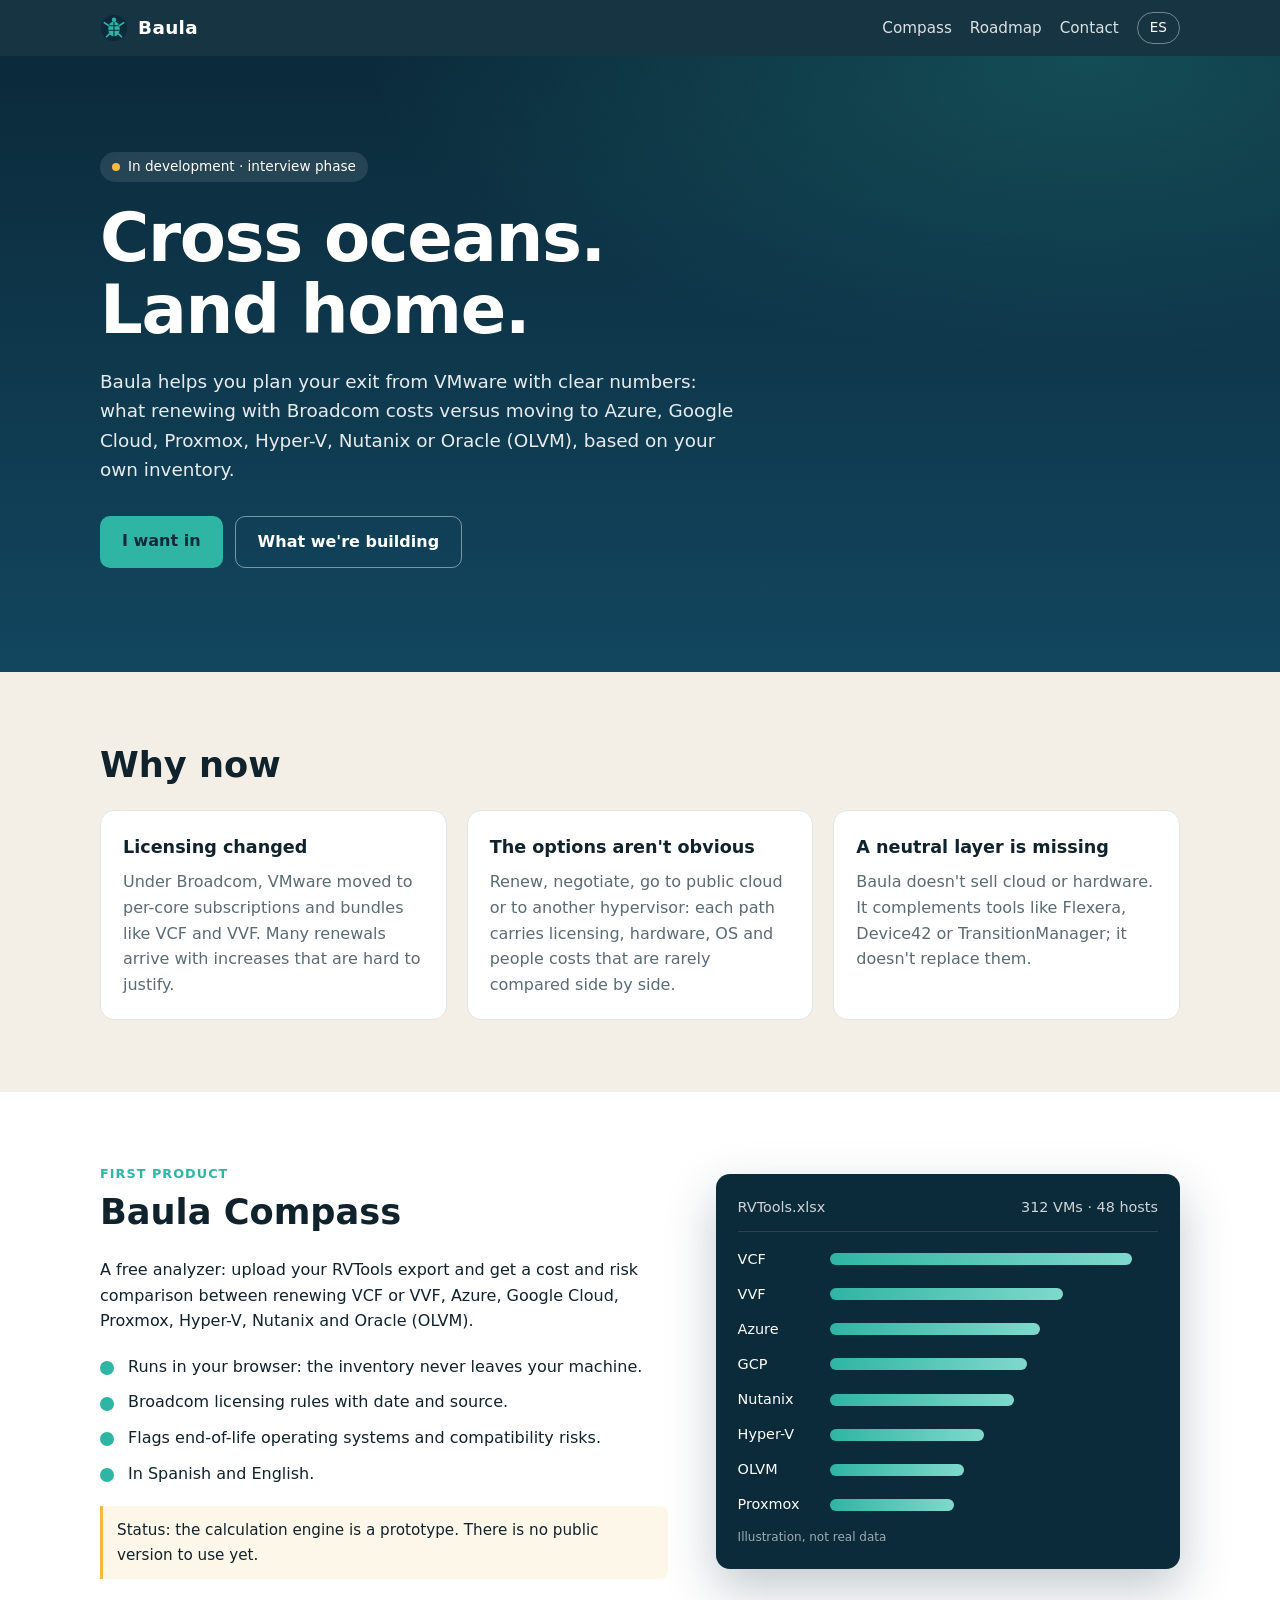
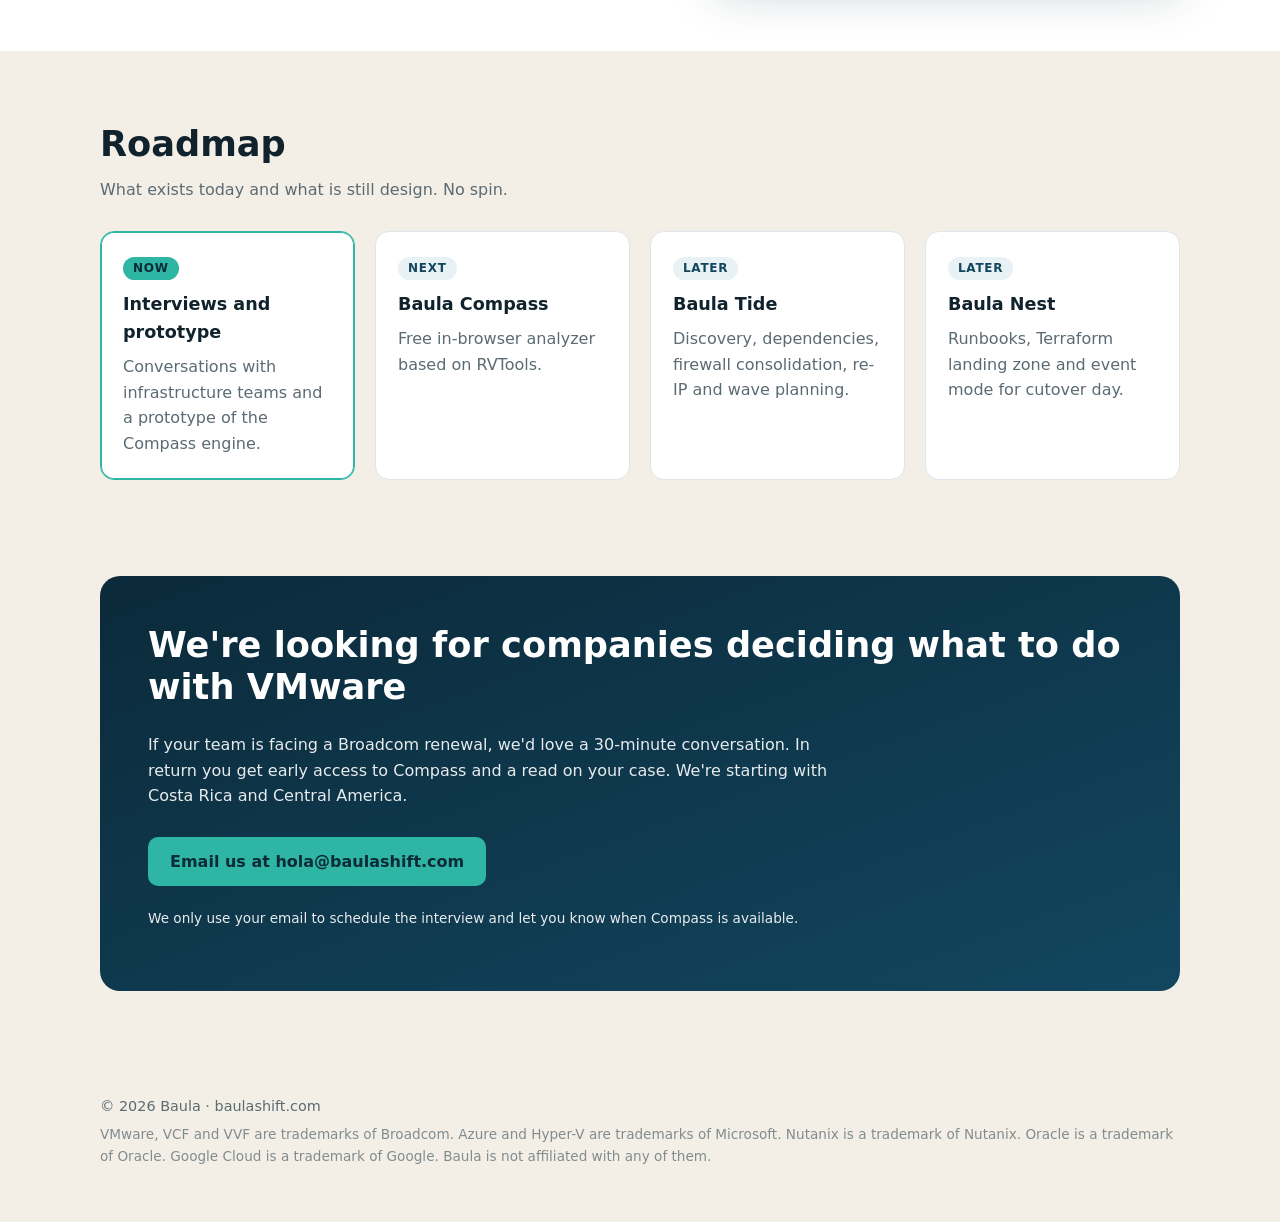
<file: web/index.html>
<!doctype html>
<html lang="es" data-lang="es">
<head>
  <meta charset="utf-8">
  <meta name="viewport" content="width=device-width, initial-scale=1">
  <title>Baula · Planificá tu salida de VMware</title>
  <meta name="description" content="Baula es una herramienta open core, en desarrollo, para planificar la salida de VMware: comparar renovar con Broadcom contra Azure, GCP, Proxmox, Hyper-V, Nutanix y Oracle (OLVM) a partir de un export de RVTools.">
  <meta property="og:title" content="Baula · Cruza océanos. Llega a casa.">
  <meta property="og:description" content="Planificación neutral de la salida de VMware. En desarrollo; buscamos empresas para entrevistas.">
  <meta property="og:type" content="website">
  <meta property="og:url" content="https://baulashift.com/">
  <meta name="theme-color" content="#0b2a3a">
  <link rel="icon" href="favicon.svg" type="image/svg+xml">
  <link rel="stylesheet" href="styles.css">
</head>
<body>
  <header class="topbar">
    <a class="brand" href="#top" aria-label="Baula">
      <img src="favicon.svg" alt="" width="28" height="28">
      <span>Baula</span>
    </a>
    <nav>
      <a href="#compass"><span data-es>Compass</span><span data-en>Compass</span></a>
      <a href="#roadmap"><span data-es>Hoja de ruta</span><span data-en>Roadmap</span></a>
      <a href="#contacto"><span data-es>Contacto</span><span data-en>Contact</span></a>
      <button class="lang" type="button" id="lang-toggle" aria-label="Cambiar idioma / Switch language">EN</button>
    </nav>
  </header>

  <main id="top">
    <section class="hero">
      <p class="status"><span class="dot"></span>
        <span data-es>En desarrollo · fase de entrevistas</span>
        <span data-en>In development · interview phase</span>
      </p>
      <h1>
        <span data-es>Cruza océanos.<br>Llega a casa.</span>
        <span data-en>Cross oceans.<br>Land home.</span>
      </h1>
      <p class="lead">
        <span data-es>Baula ayuda a planificar la salida de VMware con números claros: cuánto cuesta renovar con Broadcom frente a moverse a Azure, Google Cloud, Proxmox, Hyper-V, Nutanix u Oracle (OLVM), a partir de tu propio inventario.</span>
        <span data-en>Baula helps you plan your exit from VMware with clear numbers: what renewing with Broadcom costs versus moving to Azure, Google Cloud, Proxmox, Hyper-V, Nutanix or Oracle (OLVM), based on your own inventory.</span>
      </p>
      <div class="actions">
        <a class="btn primary" href="#contacto">
          <span data-es>Quiero participar</span><span data-en>I want in</span>
        </a>
        <a class="btn ghost" href="#compass">
          <span data-es>Qué estamos construyendo</span><span data-en>What we're building</span>
        </a>
      </div>
    </section>

    <section class="why">
      <h2>
        <span data-es>Por qué ahora</span>
        <span data-en>Why now</span>
      </h2>
      <div class="grid three">
        <article>
          <h3><span data-es>El licenciamiento cambió</span><span data-en>Licensing changed</span></h3>
          <p>
            <span data-es>Con Broadcom, VMware pasó a suscripción por núcleo y a paquetes como VCF y VVF. Muchas renovaciones llegan con aumentos difíciles de justificar.</span>
            <span data-en>Under Broadcom, VMware moved to per-core subscriptions and bundles like VCF and VVF. Many renewals arrive with increases that are hard to justify.</span>
          </p>
        </article>
        <article>
          <h3><span data-es>Las opciones no son obvias</span><span data-en>The options aren't obvious</span></h3>
          <p>
            <span data-es>Renovar, negociar, ir a la nube pública o a otro hipervisor: cada camino tiene costos de licencias, hardware, sistemas operativos y personas que rara vez se comparan lado a lado.</span>
            <span data-en>Renew, negotiate, go to public cloud or to another hypervisor: each path carries licensing, hardware, OS and people costs that are rarely compared side by side.</span>
          </p>
        </article>
        <article>
          <h3><span data-es>Falta una capa neutral</span><span data-en>A neutral layer is missing</span></h3>
          <p>
            <span data-es>Baula no vende nube ni hardware. Complementa herramientas como Flexera, Device42 o TransitionManager; no las reemplaza.</span>
            <span data-en>Baula doesn't sell cloud or hardware. It complements tools like Flexera, Device42 or TransitionManager; it doesn't replace them.</span>
          </p>
        </article>
      </div>
    </section>

    <section class="compass" id="compass">
      <div class="split">
        <div>
          <p class="eyebrow"><span data-es>Primer producto</span><span data-en>First product</span></p>
          <h2>Baula Compass</h2>
          <p>
            <span data-es>Un analizador gratuito: subís el export de RVTools y obtenés una comparación de costos y riesgos entre renovar VCF o VVF, Azure, Google Cloud, Proxmox, Hyper-V, Nutanix y Oracle (OLVM).</span>
            <span data-en>A free analyzer: upload your RVTools export and get a cost and risk comparison between renewing VCF or VVF, Azure, Google Cloud, Proxmox, Hyper-V, Nutanix and Oracle (OLVM).</span>
          </p>
          <ul class="checks">
            <li><span data-es>Corre en tu navegador: el inventario no sale de tu equipo.</span><span data-en>Runs in your browser: the inventory never leaves your machine.</span></li>
            <li><span data-es>Reglas de licenciamiento de Broadcom con fecha y fuente.</span><span data-en>Broadcom licensing rules with date and source.</span></li>
            <li><span data-es>Señala sistemas operativos fuera de soporte y riesgos de compatibilidad.</span><span data-en>Flags end-of-life operating systems and compatibility risks.</span></li>
            <li><span data-es>En español y en inglés.</span><span data-en>In Spanish and English.</span></li>
          </ul>
          <p class="note">
            <span data-es>Estado: el motor de cálculo está en prototipo. Todavía no hay una versión pública para usar.</span>
            <span data-en>Status: the calculation engine is a prototype. There is no public version to use yet.</span>
          </p>
        </div>
        <div class="mock" aria-hidden="true">
          <div class="mock-row head"><span>RVTools.xlsx</span><span>312 VMs · 48 hosts</span></div>
          <div class="mock-row"><span>VCF</span><i style="--w:92%"></i></div>
          <div class="mock-row"><span>VVF</span><i style="--w:71%"></i></div>
          <div class="mock-row"><span>Azure</span><i style="--w:64%"></i></div>
          <div class="mock-row"><span>GCP</span><i style="--w:60%"></i></div>
          <div class="mock-row"><span>Nutanix</span><i style="--w:56%"></i></div>
          <div class="mock-row"><span>Hyper-V</span><i style="--w:47%"></i></div>
          <div class="mock-row"><span>OLVM</span><i style="--w:41%"></i></div>
          <div class="mock-row"><span>Proxmox</span><i style="--w:38%"></i></div>
          <p class="mock-cap"><span data-es>Ilustración, no datos reales</span><span data-en>Illustration, not real data</span></p>
        </div>
      </div>
    </section>

    <section class="roadmap" id="roadmap">
      <h2><span data-es>Hoja de ruta</span><span data-en>Roadmap</span></h2>
      <p class="sub">
        <span data-es>Lo que existe hoy y lo que es diseño. Lo decimos sin vueltas.</span>
        <span data-en>What exists today and what is still design. No spin.</span>
      </p>
      <ol class="phases">
        <li class="now">
          <span class="tag"><span data-es>Ahora</span><span data-en>Now</span></span>
          <h3><span data-es>Entrevistas y prototipo</span><span data-en>Interviews and prototype</span></h3>
          <p>
            <span data-es>Conversaciones con equipos de infraestructura y prototipo del motor de Compass.</span>
            <span data-en>Conversations with infrastructure teams and a prototype of the Compass engine.</span>
          </p>
        </li>
        <li>
          <span class="tag"><span data-es>Siguiente</span><span data-en>Next</span></span>
          <h3>Baula Compass</h3>
          <p>
            <span data-es>Analizador gratuito en el navegador a partir de RVTools.</span>
            <span data-en>Free in-browser analyzer based on RVTools.</span>
          </p>
        </li>
        <li>
          <span class="tag"><span data-es>Después</span><span data-en>Later</span></span>
          <h3>Baula Tide</h3>
          <p>
            <span data-es>Descubrimiento, dependencias, consolidación de firewall, cambio de IPs y planificación por olas.</span>
            <span data-en>Discovery, dependencies, firewall consolidation, re-IP and wave planning.</span>
          </p>
        </li>
        <li>
          <span class="tag"><span data-es>Después</span><span data-en>Later</span></span>
          <h3>Baula Nest</h3>
          <p>
            <span data-es>Runbooks, landing zone en Terraform y modo evento para el día del corte.</span>
            <span data-en>Runbooks, Terraform landing zone and event mode for cutover day.</span>
          </p>
        </li>
      </ol>
    </section>

    <section class="contact" id="contacto">
      <div class="card">
        <h2>
          <span data-es>Buscamos empresas que estén decidiendo qué hacer con VMware</span>
          <span data-en>We're looking for companies deciding what to do with VMware</span>
        </h2>
        <p>
          <span data-es>Si tu equipo enfrenta una renovación con Broadcom, nos gustaría una conversación de 30 minutos. A cambio, te damos acceso anticipado a Compass y una lectura de tu caso. Empezamos por Costa Rica y Centroamérica.</span>
          <span data-en>If your team is facing a Broadcom renewal, we'd love a 30-minute conversation. In return you get early access to Compass and a read on your case. We're starting with Costa Rica and Central America.</span>
        </p>
        <a class="btn primary" id="mail-cta" href="mailto:hola@baulashift.com?subject=Baula%20-%20Quiero%20participar">
          <span data-es>Escribinos a hola@baulashift.com</span>
          <span data-en>Email us at hola@baulashift.com</span>
        </a>
        <p class="fine">
          <span data-es>Solo usamos tu correo para coordinar la entrevista y avisarte cuando Compass esté disponible.</span>
          <span data-en>We only use your email to schedule the interview and let you know when Compass is available.</span>
        </p>
      </div>
    </section>
  </main>

  <footer>
    <p>© <span id="year">2026</span> Baula · baulashift.com</p>
    <p class="fine">
      <span data-es>VMware, VCF y VVF son marcas de Broadcom. Azure e Hyper-V son marcas de Microsoft. Nutanix es marca de Nutanix. Oracle es marca de Oracle. Google Cloud es marca de Google. Baula no está afiliada a ninguna de ellas.</span>
      <span data-en>VMware, VCF and VVF are trademarks of Broadcom. Azure and Hyper-V are trademarks of Microsoft. Nutanix is a trademark of Nutanix. Oracle is a trademark of Oracle. Google Cloud is a trademark of Google. Baula is not affiliated with any of them.</span>
    </p>
  </footer>

  <script src="main.js"></script>
</body>
</html>
</file>
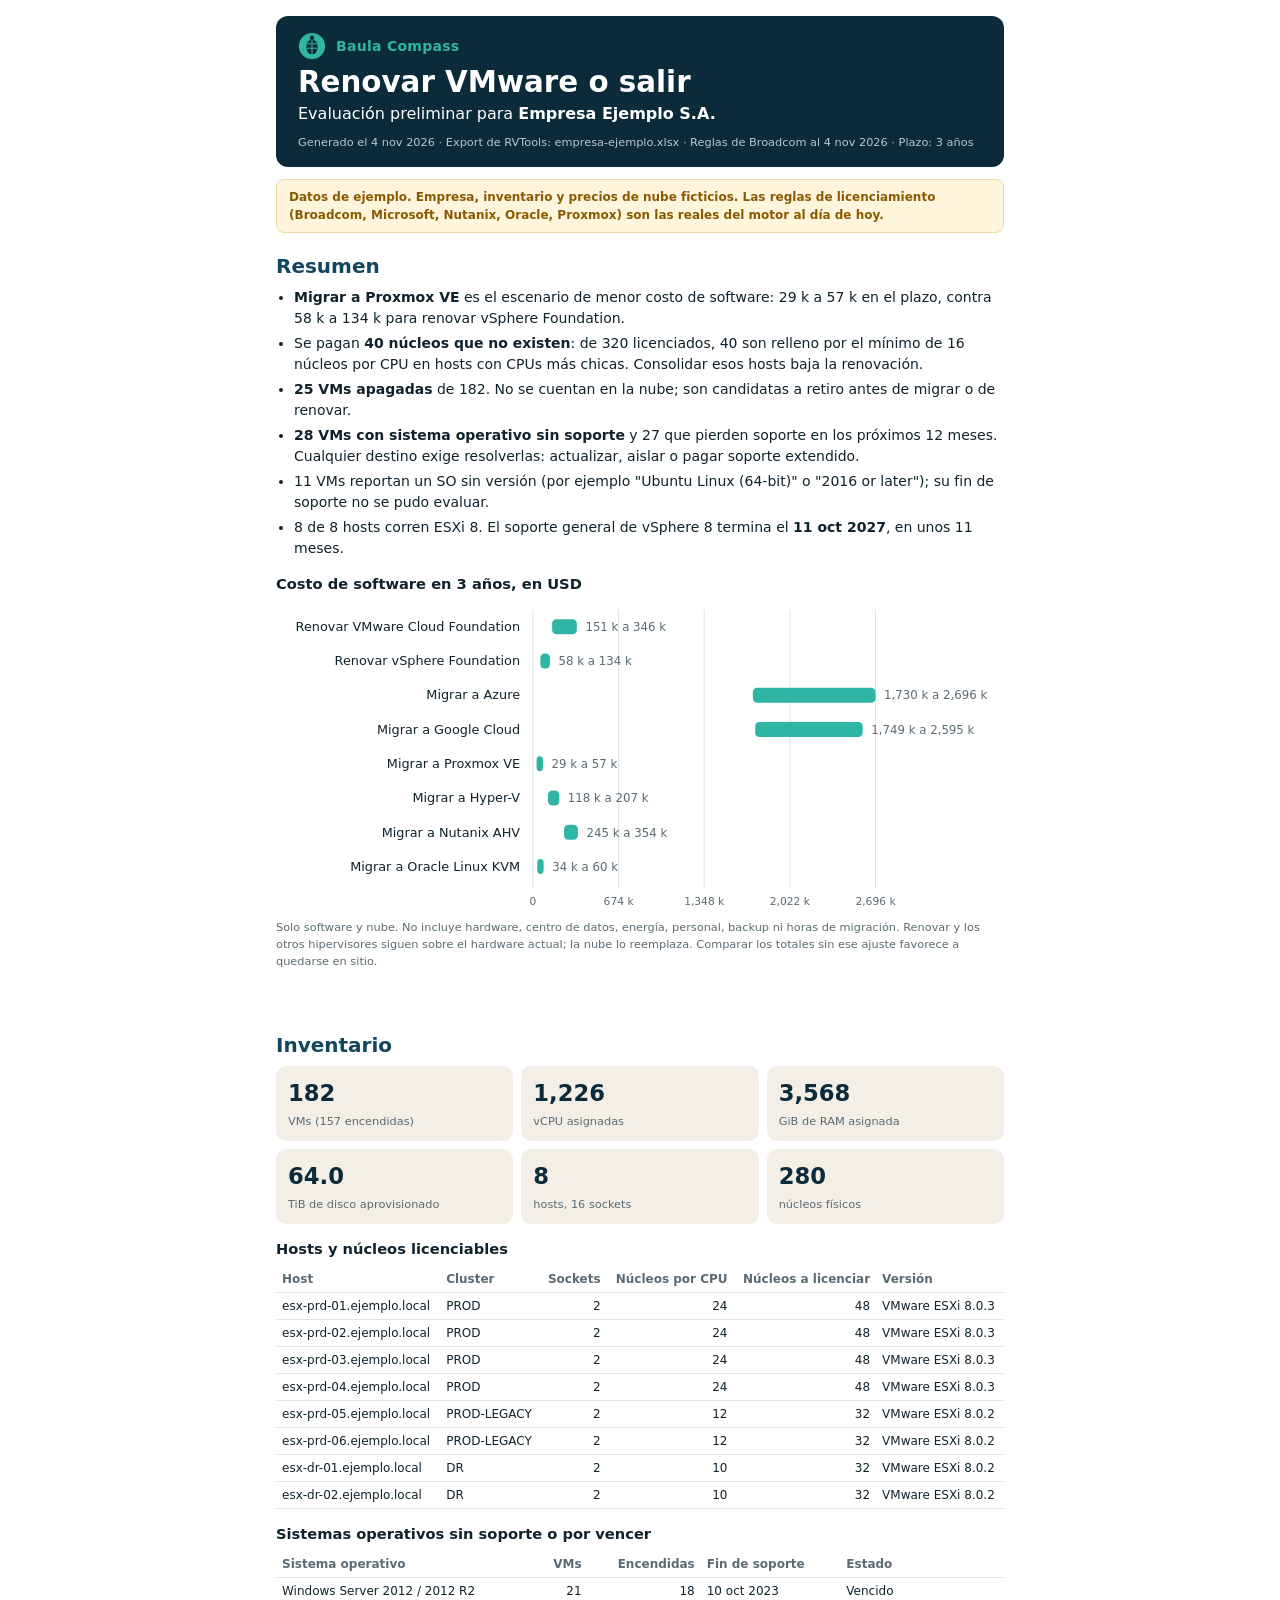
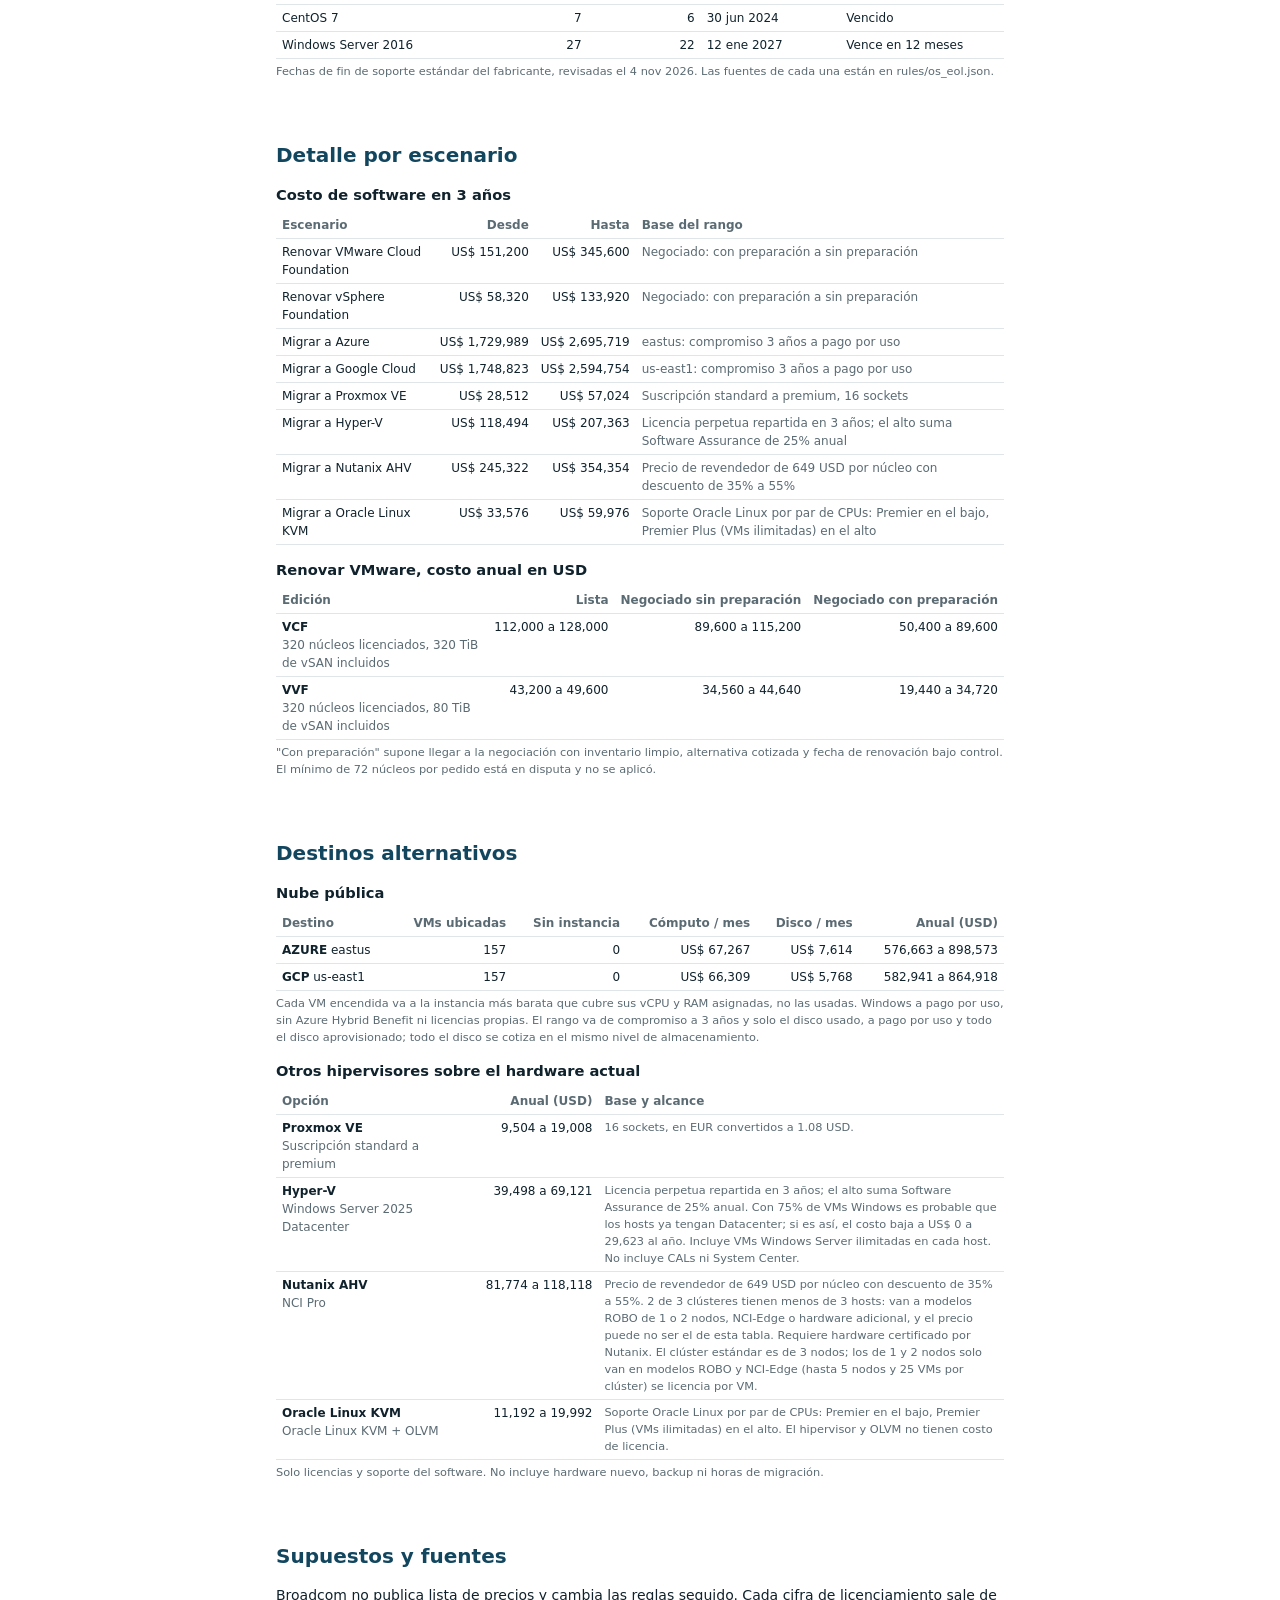
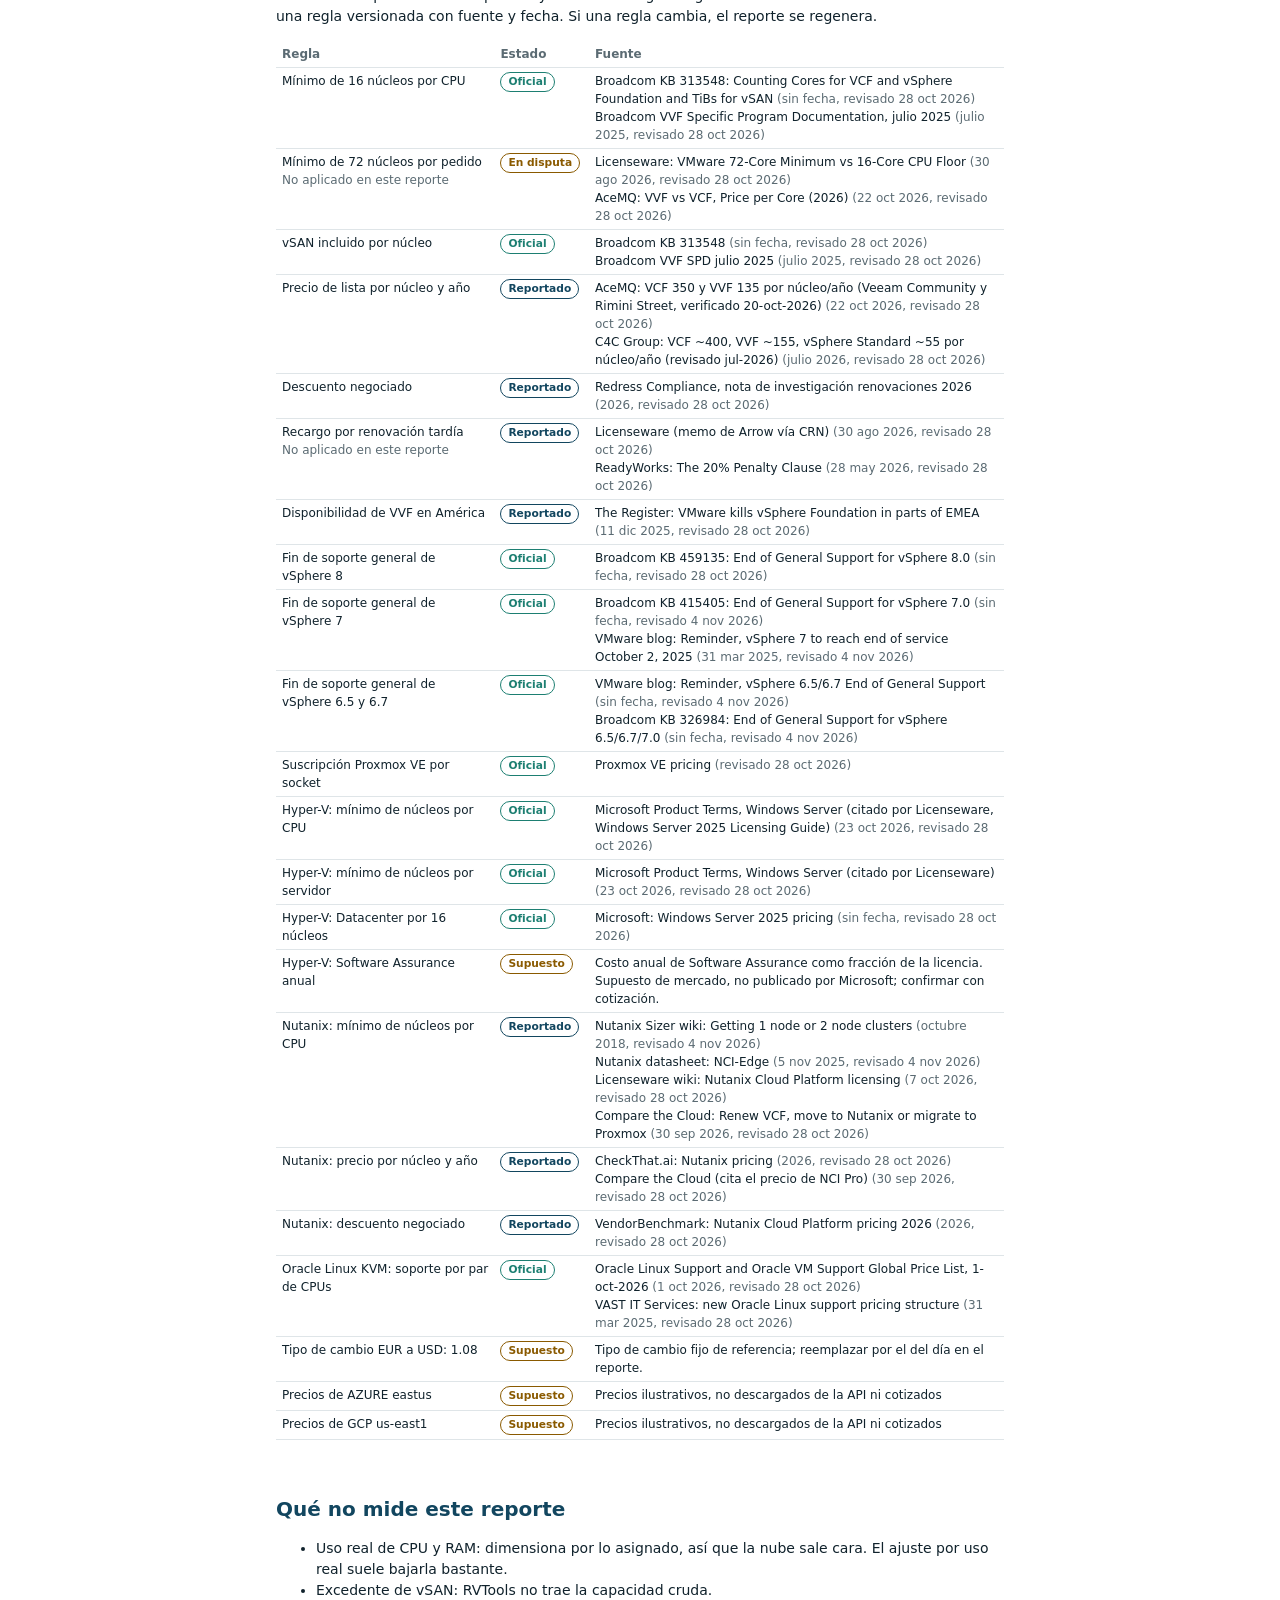
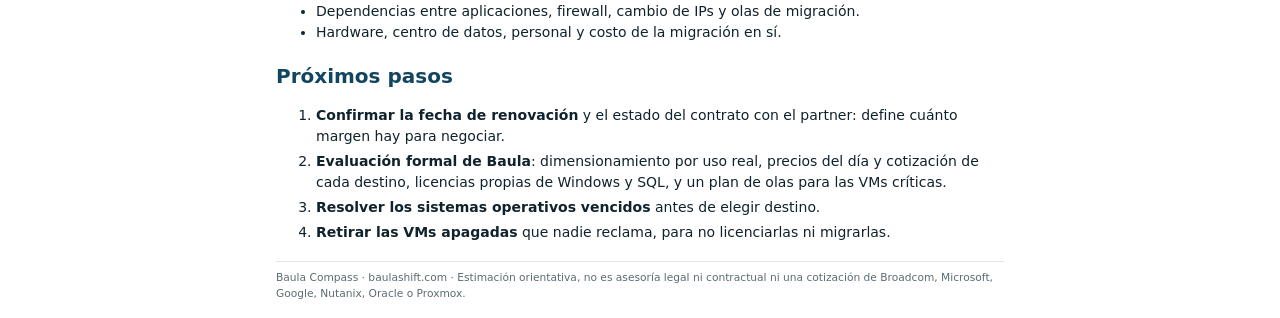
<file: examples/demo/reporte-ejemplo.html>
<!doctype html>
<html lang="es"><head><meta charset="utf-8">
<meta name="viewport" content="width=device-width, initial-scale=1">
<title>Baula Compass: Empresa Ejemplo S.A.</title>
<style>
:root { --deep:#0b2a3a; --sea:#12465f; --teal:#2fb5a3; --teal-ink:#1d7f72; --sand:#f4efe6; --ink:#10222c;
  --muted:#5b6b73; --line:#dfe5e8; --warn:#8a5a00; --warn-bg:#fff4dc; }
* { box-sizing:border-box; }
body { margin:0; background:#fff; color:var(--ink); font:10.5pt/1.5 system-ui,-apple-system,"Segoe UI",Roboto,Arial,sans-serif; }
.page { max-width:760px; margin:0 auto; padding:16px; break-after:page; }
@media print { .page { padding:0; } }
.page:last-child { break-after:auto; }
.cover { background:var(--deep); color:#fff; border-radius:12px; padding:16px 22px; }
.brand { display:flex; align-items:center; gap:10px; font-weight:700; letter-spacing:.02em; color:var(--teal); }
h1 { font-size:22pt; margin:6px 0 2px; line-height:1.15; }
.sub { margin:0; font-size:12pt; }
.meta { margin:8px 0 0; font-size:8.5pt; color:#b8c9d1; }
.banner { margin:12px 0 0; padding:8px 12px; border-radius:8px; background:var(--warn-bg); color:var(--warn);
  font-weight:600; font-size:9pt; border:1px solid #f0d9a6; }
h2 { font-size:15pt; color:var(--sea); margin:18px 0 6px; }
h3 { font-size:11pt; margin:14px 0 6px; }
.findings { padding-left:18px; margin:0; }
.findings li { margin:4px 0; }
.chart { width:100%; height:auto; display:block; margin:4px 0 8px; }
.chart .grid { stroke:var(--line); stroke-width:1; }
.chart .axis { fill:var(--muted); font-size:10px; }
.chart .label { fill:var(--ink); font-size:12px; }
.chart .value { fill:var(--muted); font-size:11px; }
.chart .bar { fill:var(--teal); }
table { width:100%; border-collapse:collapse; font-size:9pt; margin:4px 0; }
th { text-align:left; color:var(--muted); font-weight:600; border-bottom:1.5px solid var(--line); padding:4px 6px; }
td { border-bottom:1px solid var(--line); padding:4px 6px; vertical-align:top; }
tr { break-inside:avoid; }
.n { text-align:right; font-variant-numeric:tabular-nums; white-space:nowrap; }
.muted { color:var(--muted); }
.note { font-size:8.5pt; color:var(--muted); margin:4px 0 10px; }
.kpis { display:grid; grid-template-columns:repeat(3,1fr); gap:8px; margin:6px 0 10px; }
.kpis div { background:var(--sand); border-radius:10px; padding:10px 12px; }
.kpis b { display:block; font-size:17pt; color:var(--deep); font-variant-numeric:tabular-nums; }
.kpis span { font-size:8.5pt; color:var(--muted); }
.tag { display:inline-block; padding:1px 7px; border-radius:99px; font-size:8pt; font-weight:600; white-space:nowrap;
  border:1px solid currentColor; }
.tag-official { color:var(--teal-ink); } .tag-reported { color:var(--sea); }
.tag-disputed, .tag-to_verify, .tag-assumption { color:var(--warn); }
.onprem td:first-child { width:28%; } .onprem td:last-child { font-size:8.5pt; }
.sources td:first-child { width:30%; } .sources td:nth-child(2) { width:13%; }
.steps li { margin:4px 0; }
footer { margin-top:18px; padding-top:8px; border-top:1px solid var(--line); font-size:8pt; color:var(--muted); }
@media (max-width:600px) { .kpis { grid-template-columns:repeat(2,1fr); } }
@page { size:Letter; margin:14mm; }
</style></head>
<body>
<section class="page">
  <header class="cover">
    <div class="brand"><svg viewBox="0 0 64 64" width="28" height="28" aria-hidden="true"><circle cx="32" cy="32" r="30" fill="#2fb5a3"/><ellipse cx="32" cy="34" rx="13" ry="17" fill="#0b2a3a"/><path d="M32 18v32M22 27h20M21 37h22" stroke="#2fb5a3" stroke-width="2.4" stroke-linecap="round"/><circle cx="32" cy="13" r="5" fill="#0b2a3a"/></svg><span>Baula Compass</span></div>
    <h1>Renovar VMware o salir</h1>
    <p class="sub">Evaluación preliminar para <b>Empresa Ejemplo S.A.</b></p>
    <p class="meta">Generado el 4 nov 2026 · Export de RVTools: empresa-ejemplo.xlsx ·
      Reglas de Broadcom al 4 nov 2026 · Plazo: 3 años</p>
  </header>
  <div class="banner">Datos de ejemplo. Empresa, inventario y precios de nube ficticios. Las reglas de licenciamiento (Broadcom, Microsoft, Nutanix, Oracle, Proxmox) son las reales del motor al día de hoy.</div>
  <h2>Resumen</h2>
  <ul class="findings"><li><b>Migrar a Proxmox VE</b> es el escenario de menor costo de software: 29 k a 57 k en el plazo, contra 58 k a 134 k para renovar vSphere Foundation.</li><li>Se pagan <b>40 núcleos que no existen</b>: de 320 licenciados, 40 son relleno por el mínimo de 16 núcleos por CPU en hosts con CPUs más chicas. Consolidar esos hosts baja la renovación.</li><li><b>25 VMs apagadas</b> de 182. No se cuentan en la nube; son candidatas a retiro antes de migrar o de renovar.</li><li><b>28 VMs con sistema operativo sin soporte</b> y 27 que pierden soporte en los próximos 12 meses. Cualquier destino exige resolverlas: actualizar, aislar o pagar soporte extendido.</li><li>11 VMs reportan un SO sin versión (por ejemplo "Ubuntu Linux (64-bit)" o "2016 or later"); su fin de soporte no se pudo evaluar.</li><li>8 de 8 hosts corren ESXi 8. El soporte general de vSphere 8 termina el <b>11 oct 2027</b>, en unos 11 meses.</li></ul>
  <h3>Costo de software en 3 años, en USD</h3>
  <svg class="chart" viewBox="0 0 680 290" role="img" aria-label="Costo de software en el plazo por escenario"><line x1="240.0" x2="240.0" y1="8" y2="268" class="grid"/><text x="240.0" y="284" class="axis" text-anchor="middle">0</text><line x1="320.0" x2="320.0" y1="8" y2="268" class="grid"/><text x="320.0" y="284" class="axis" text-anchor="middle">674 k</text><line x1="400.0" x2="400.0" y1="8" y2="268" class="grid"/><text x="400.0" y="284" class="axis" text-anchor="middle">1,348 k</text><line x1="480.0" x2="480.0" y1="8" y2="268" class="grid"/><text x="480.0" y="284" class="axis" text-anchor="middle">2,022 k</text><line x1="560.0" x2="560.0" y1="8" y2="268" class="grid"/><text x="560.0" y="284" class="axis" text-anchor="middle">2,696 k</text><text x="228" y="28.0" class="label" text-anchor="end">Renovar VMware Cloud Foundation</text><rect x="257.9" y="17.0" width="23.1" height="14" rx="4" class="bar"/><text x="289.0" y="28.0" class="value">151 k a 346 k</text><text x="228" y="60.0" class="label" text-anchor="end">Renovar vSphere Foundation</text><rect x="246.9" y="49.0" width="9.0" height="14" rx="4" class="bar"/><text x="263.9" y="60.0" class="value">58 k a 134 k</text><text x="228" y="92.0" class="label" text-anchor="end">Migrar a Azure</text><rect x="445.4" y="81.0" width="114.6" height="14" rx="4" class="bar"/><text x="568.0" y="92.0" class="value">1,730 k a 2,696 k</text><text x="228" y="124.0" class="label" text-anchor="end">Migrar a Google Cloud</text><rect x="447.6" y="113.0" width="100.4" height="14" rx="4" class="bar"/><text x="556.0" y="124.0" class="value">1,749 k a 2,595 k</text><text x="228" y="156.0" class="label" text-anchor="end">Migrar a Proxmox VE</text><rect x="243.4" y="145.0" width="6.0" height="14" rx="4" class="bar"/><text x="257.4" y="156.0" class="value">29 k a 57 k</text><text x="228" y="188.0" class="label" text-anchor="end">Migrar a Hyper-V</text><rect x="254.1" y="177.0" width="10.5" height="14" rx="4" class="bar"/><text x="272.6" y="188.0" class="value">118 k a 207 k</text><text x="228" y="220.0" class="label" text-anchor="end">Migrar a Nutanix AHV</text><rect x="269.1" y="209.0" width="12.9" height="14" rx="4" class="bar"/><text x="290.1" y="220.0" class="value">245 k a 354 k</text><text x="228" y="252.0" class="label" text-anchor="end">Migrar a Oracle Linux KVM</text><rect x="244.0" y="241.0" width="6.0" height="14" rx="4" class="bar"/><text x="258.0" y="252.0" class="value">34 k a 60 k</text></svg>
  <p class="note">Solo software y nube. No incluye hardware, centro de datos, energía, personal, backup ni horas de
  migración. Renovar y los otros hipervisores siguen sobre el hardware actual; la nube lo reemplaza. Comparar los totales
  sin ese ajuste favorece a quedarse en sitio.</p>
</section>

<section class="page">
  <h2>Inventario</h2>
  <div class="kpis">
    <div><b>182</b><span>VMs (157 encendidas)</span></div>
    <div><b>1,226</b><span>vCPU asignadas</span></div>
    <div><b>3,568</b><span>GiB de RAM asignada</span></div>
    <div><b>64.0</b><span>TiB de disco aprovisionado</span></div>
    <div><b>8</b><span>hosts, 16 sockets</span></div>
    <div><b>280</b><span>núcleos físicos</span></div>
  </div>
  <h3>Hosts y núcleos licenciables</h3>
  <table><thead><tr><th>Host</th><th>Cluster</th><th class="n">Sockets</th><th class="n">Núcleos por CPU</th>
  <th class="n">Núcleos a licenciar</th><th>Versión</th></tr></thead><tbody><tr><td>esx-prd-01.ejemplo.local</td><td>PROD</td><td class="n">2</td><td class="n">24</td><td class="n">48</td><td>VMware ESXi 8.0.3</td></tr><tr><td>esx-prd-02.ejemplo.local</td><td>PROD</td><td class="n">2</td><td class="n">24</td><td class="n">48</td><td>VMware ESXi 8.0.3</td></tr><tr><td>esx-prd-03.ejemplo.local</td><td>PROD</td><td class="n">2</td><td class="n">24</td><td class="n">48</td><td>VMware ESXi 8.0.3</td></tr><tr><td>esx-prd-04.ejemplo.local</td><td>PROD</td><td class="n">2</td><td class="n">24</td><td class="n">48</td><td>VMware ESXi 8.0.3</td></tr><tr><td>esx-prd-05.ejemplo.local</td><td>PROD-LEGACY</td><td class="n">2</td><td class="n">12</td><td class="n">32</td><td>VMware ESXi 8.0.2</td></tr><tr><td>esx-prd-06.ejemplo.local</td><td>PROD-LEGACY</td><td class="n">2</td><td class="n">12</td><td class="n">32</td><td>VMware ESXi 8.0.2</td></tr><tr><td>esx-dr-01.ejemplo.local</td><td>DR</td><td class="n">2</td><td class="n">10</td><td class="n">32</td><td>VMware ESXi 8.0.2</td></tr><tr><td>esx-dr-02.ejemplo.local</td><td>DR</td><td class="n">2</td><td class="n">10</td><td class="n">32</td><td>VMware ESXi 8.0.2</td></tr></tbody></table>
  <h3>Sistemas operativos sin soporte o por vencer</h3>
  <table><thead><tr><th>Sistema operativo</th><th class="n">VMs</th><th class="n">Encendidas</th><th>Fin de soporte</th>
  <th>Estado</th></tr></thead><tbody><tr><td>Windows Server 2012 / 2012 R2</td><td class="n">21</td><td class="n">18</td><td>10 oct 2023</td><td>Vencido</td></tr><tr><td>CentOS 7</td><td class="n">7</td><td class="n">6</td><td>30 jun 2024</td><td>Vencido</td></tr><tr><td>Windows Server 2016</td><td class="n">27</td><td class="n">22</td><td>12 ene 2027</td><td>Vence en 12 meses</td></tr></tbody></table>
  <p class="note">Fechas de fin de soporte estándar del fabricante, revisadas el 4 nov 2026. Las fuentes de cada una están en rules/os_eol.json.</p>
</section>

<section class="page">
  <h2>Detalle por escenario</h2>
  <h3>Costo de software en 3 años</h3>
  <table><thead><tr><th>Escenario</th><th class="n">Desde</th><th class="n">Hasta</th><th>Base del rango</th></tr></thead>
  <tbody><tr><td>Renovar VMware Cloud Foundation</td><td class="n">US$ 151,200</td><td class="n">US$ 345,600</td><td class="muted">Negociado: con preparación a sin preparación</td></tr><tr><td>Renovar vSphere Foundation</td><td class="n">US$ 58,320</td><td class="n">US$ 133,920</td><td class="muted">Negociado: con preparación a sin preparación</td></tr><tr><td>Migrar a Azure</td><td class="n">US$ 1,729,989</td><td class="n">US$ 2,695,719</td><td class="muted">eastus: compromiso 3 años a pago por uso</td></tr><tr><td>Migrar a Google Cloud</td><td class="n">US$ 1,748,823</td><td class="n">US$ 2,594,754</td><td class="muted">us-east1: compromiso 3 años a pago por uso</td></tr><tr><td>Migrar a Proxmox VE</td><td class="n">US$ 28,512</td><td class="n">US$ 57,024</td><td class="muted">Suscripción standard a premium, 16 sockets</td></tr><tr><td>Migrar a Hyper-V</td><td class="n">US$ 118,494</td><td class="n">US$ 207,363</td><td class="muted">Licencia perpetua repartida en 3 años; el alto suma Software Assurance de 25% anual</td></tr><tr><td>Migrar a Nutanix AHV</td><td class="n">US$ 245,322</td><td class="n">US$ 354,354</td><td class="muted">Precio de revendedor de 649 USD por núcleo con descuento de 35% a 55%</td></tr><tr><td>Migrar a Oracle Linux KVM</td><td class="n">US$ 33,576</td><td class="n">US$ 59,976</td><td class="muted">Soporte Oracle Linux por par de CPUs: Premier en el bajo, Premier Plus (VMs ilimitadas) en el alto</td></tr></tbody></table>
  <h3>Renovar VMware, costo anual en USD</h3>
  <table><thead><tr><th>Edición</th><th class="n">Lista</th><th class="n">Negociado sin preparación</th><th class="n">Negociado con preparación</th></tr></thead>
  <tbody><tr><td><b>VCF</b><br><span class="muted">320 núcleos licenciados, 320 TiB de vSAN incluidos</span></td><td class="n">112,000 a 128,000</td><td class="n">89,600 a 115,200</td><td class="n">50,400 a 89,600</td></tr><tr><td><b>VVF</b><br><span class="muted">320 núcleos licenciados, 80 TiB de vSAN incluidos</span></td><td class="n">43,200 a 49,600</td><td class="n">34,560 a 44,640</td><td class="n">19,440 a 34,720</td></tr></tbody></table>
  <p class="note">"Con preparación" supone llegar a la negociación con inventario limpio, alternativa cotizada y
  fecha de renovación bajo control. El mínimo de 72 núcleos por pedido está en disputa y no se aplicó.</p>
</section>

<section class="page">
  <h2>Destinos alternativos</h2>
  <h3>Nube pública</h3>
  <table><thead><tr><th>Destino</th><th class="n">VMs ubicadas</th><th class="n">Sin instancia</th>
  <th class="n">Cómputo / mes</th><th class="n">Disco / mes</th><th class="n">Anual (USD)</th></tr></thead><tbody><tr><td><b>AZURE</b> eastus</td><td class="n">157</td><td class="n">0</td><td class="n">US$ 67,267</td><td class="n">US$ 7,614</td><td class="n">576,663 a 898,573</td></tr><tr><td><b>GCP</b> us-east1</td><td class="n">157</td><td class="n">0</td><td class="n">US$ 66,309</td><td class="n">US$ 5,768</td><td class="n">582,941 a 864,918</td></tr></tbody></table>
  <p class="note">Cada VM encendida va a la instancia más barata que cubre sus vCPU y RAM asignadas, no las usadas.
  Windows a pago por uso, sin Azure Hybrid Benefit ni licencias propias. El rango va de compromiso a 3 años y solo el
  disco usado, a pago por uso y todo el disco aprovisionado; todo el disco se cotiza en el mismo nivel de
  almacenamiento.</p>
  <h3>Otros hipervisores sobre el hardware actual</h3>
  <table class="onprem"><thead><tr><th>Opción</th><th class="n">Anual (USD)</th><th>Base y alcance</th></tr></thead>
  <tbody><tr><td><b>Proxmox VE</b><br><span class="muted">Suscripción standard a premium</span></td><td class="n">9,504 a 19,008</td><td class="muted">16 sockets, en EUR convertidos a 1.08 USD. </td></tr><tr><td><b>Hyper-V</b><br><span class="muted">Windows Server 2025 Datacenter</span></td><td class="n">39,498 a 69,121</td><td class="muted">Licencia perpetua repartida en 3 años; el alto suma Software Assurance de 25% anual. Con 75% de VMs Windows es probable que los hosts ya tengan Datacenter; si es así, el costo baja a US$ 0 a 29,623 al año. Incluye VMs Windows Server ilimitadas en cada host. No incluye CALs ni System Center.</td></tr><tr><td><b>Nutanix AHV</b><br><span class="muted">NCI Pro</span></td><td class="n">81,774 a 118,118</td><td class="muted">Precio de revendedor de 649 USD por núcleo con descuento de 35% a 55%. 2 de 3 clústeres tienen menos de 3 hosts: van a modelos ROBO de 1 o 2 nodos, NCI-Edge o hardware adicional, y el precio puede no ser el de esta tabla. Requiere hardware certificado por Nutanix. El clúster estándar es de 3 nodos; los de 1 y 2 nodos solo van en modelos ROBO y NCI-Edge (hasta 5 nodos y 25 VMs por clúster) se licencia por VM.</td></tr><tr><td><b>Oracle Linux KVM</b><br><span class="muted">Oracle Linux KVM + OLVM</span></td><td class="n">11,192 a 19,992</td><td class="muted">Soporte Oracle Linux por par de CPUs: Premier en el bajo, Premier Plus (VMs ilimitadas) en el alto. El hipervisor y OLVM no tienen costo de licencia.</td></tr></tbody></table>
  <p class="note">Solo licencias y soporte del software. No incluye hardware nuevo, backup ni horas de migración.</p>
</section>

<section class="page">
  <h2>Supuestos y fuentes</h2>
  <p>Broadcom no publica lista de precios y cambia las reglas seguido. Cada cifra de licenciamiento sale de una
  regla versionada con fuente y fecha. Si una regla cambia, el reporte se regenera.</p>
  <table class="sources"><thead><tr><th>Regla</th><th>Estado</th><th>Fuente</th></tr></thead>
  <tbody><tr><td>Mínimo de 16 núcleos por CPU</td><td><span class="tag tag-official">Oficial</span></td><td>Broadcom KB 313548: Counting Cores for VCF and vSphere Foundation and TiBs for vSAN <span class="muted">(sin fecha, revisado 28 oct 2026)</span><br>Broadcom VVF Specific Program Documentation, julio 2025 <span class="muted">(julio 2025, revisado 28 oct 2026)</span></td></tr><tr><td>Mínimo de 72 núcleos por pedido<br><span class="muted">No aplicado en este reporte</span></td><td><span class="tag tag-disputed">En disputa</span></td><td>Licenseware: VMware 72-Core Minimum vs 16-Core CPU Floor <span class="muted">(30 ago 2026, revisado 28 oct 2026)</span><br>AceMQ: VVF vs VCF, Price per Core (2026) <span class="muted">(22 oct 2026, revisado 28 oct 2026)</span></td></tr><tr><td>vSAN incluido por núcleo</td><td><span class="tag tag-official">Oficial</span></td><td>Broadcom KB 313548 <span class="muted">(sin fecha, revisado 28 oct 2026)</span><br>Broadcom VVF SPD julio 2025 <span class="muted">(julio 2025, revisado 28 oct 2026)</span></td></tr><tr><td>Precio de lista por núcleo y año</td><td><span class="tag tag-reported">Reportado</span></td><td>AceMQ: VCF 350 y VVF 135 por núcleo/año (Veeam Community y Rimini Street, verificado 20-oct-2026) <span class="muted">(22 oct 2026, revisado 28 oct 2026)</span><br>C4C Group: VCF ~400, VVF ~155, vSphere Standard ~55 por núcleo/año (revisado jul-2026) <span class="muted">(julio 2026, revisado 28 oct 2026)</span></td></tr><tr><td>Descuento negociado</td><td><span class="tag tag-reported">Reportado</span></td><td>Redress Compliance, nota de investigación renovaciones 2026 <span class="muted">(2026, revisado 28 oct 2026)</span></td></tr><tr><td>Recargo por renovación tardía<br><span class="muted">No aplicado en este reporte</span></td><td><span class="tag tag-reported">Reportado</span></td><td>Licenseware (memo de Arrow vía CRN) <span class="muted">(30 ago 2026, revisado 28 oct 2026)</span><br>ReadyWorks: The 20% Penalty Clause <span class="muted">(28 may 2026, revisado 28 oct 2026)</span></td></tr><tr><td>Disponibilidad de VVF en América</td><td><span class="tag tag-reported">Reportado</span></td><td>The Register: VMware kills vSphere Foundation in parts of EMEA <span class="muted">(11 dic 2025, revisado 28 oct 2026)</span></td></tr><tr><td>Fin de soporte general de vSphere 8</td><td><span class="tag tag-official">Oficial</span></td><td>Broadcom KB 459135: End of General Support for vSphere 8.0 <span class="muted">(sin fecha, revisado 28 oct 2026)</span></td></tr><tr><td>Fin de soporte general de vSphere 7</td><td><span class="tag tag-official">Oficial</span></td><td>Broadcom KB 415405: End of General Support for vSphere 7.0 <span class="muted">(sin fecha, revisado 4 nov 2026)</span><br>VMware blog: Reminder, vSphere 7 to reach end of service October 2, 2025 <span class="muted">(31 mar 2025, revisado 4 nov 2026)</span></td></tr><tr><td>Fin de soporte general de vSphere 6.5 y 6.7</td><td><span class="tag tag-official">Oficial</span></td><td>VMware blog: Reminder, vSphere 6.5/6.7 End of General Support <span class="muted">(sin fecha, revisado 4 nov 2026)</span><br>Broadcom KB 326984: End of General Support for vSphere 6.5/6.7/7.0 <span class="muted">(sin fecha, revisado 4 nov 2026)</span></td></tr><tr><td>Suscripción Proxmox VE por socket</td><td><span class="tag tag-official">Oficial</span></td><td>Proxmox VE pricing <span class="muted">(revisado 28 oct 2026)</span></td></tr><tr><td>Hyper-V: mínimo de núcleos por CPU</td><td><span class="tag tag-official">Oficial</span></td><td>Microsoft Product Terms, Windows Server (citado por Licenseware, Windows Server 2025 Licensing Guide) <span class="muted">(23 oct 2026, revisado 28 oct 2026)</span></td></tr><tr><td>Hyper-V: mínimo de núcleos por servidor</td><td><span class="tag tag-official">Oficial</span></td><td>Microsoft Product Terms, Windows Server (citado por Licenseware) <span class="muted">(23 oct 2026, revisado 28 oct 2026)</span></td></tr><tr><td>Hyper-V: Datacenter por 16 núcleos</td><td><span class="tag tag-official">Oficial</span></td><td>Microsoft: Windows Server 2025 pricing <span class="muted">(sin fecha, revisado 28 oct 2026)</span></td></tr><tr><td>Hyper-V: Software Assurance anual</td><td><span class="tag tag-assumption">Supuesto</span></td><td>Costo anual de Software Assurance como fracción de la licencia. Supuesto de mercado, no publicado por Microsoft; confirmar con cotización.</td></tr><tr><td>Nutanix: mínimo de núcleos por CPU</td><td><span class="tag tag-reported">Reportado</span></td><td>Nutanix Sizer wiki: Getting 1 node or 2 node clusters <span class="muted">(octubre 2018, revisado 4 nov 2026)</span><br>Nutanix datasheet: NCI-Edge <span class="muted">(5 nov 2025, revisado 4 nov 2026)</span><br>Licenseware wiki: Nutanix Cloud Platform licensing <span class="muted">(7 oct 2026, revisado 28 oct 2026)</span><br>Compare the Cloud: Renew VCF, move to Nutanix or migrate to Proxmox <span class="muted">(30 sep 2026, revisado 28 oct 2026)</span></td></tr><tr><td>Nutanix: precio por núcleo y año</td><td><span class="tag tag-reported">Reportado</span></td><td>CheckThat.ai: Nutanix pricing <span class="muted">(2026, revisado 28 oct 2026)</span><br>Compare the Cloud (cita el precio de NCI Pro) <span class="muted">(30 sep 2026, revisado 28 oct 2026)</span></td></tr><tr><td>Nutanix: descuento negociado</td><td><span class="tag tag-reported">Reportado</span></td><td>VendorBenchmark: Nutanix Cloud Platform pricing 2026 <span class="muted">(2026, revisado 28 oct 2026)</span></td></tr><tr><td>Oracle Linux KVM: soporte por par de CPUs</td><td><span class="tag tag-official">Oficial</span></td><td>Oracle Linux Support and Oracle VM Support Global Price List, 1-oct-2026 <span class="muted">(1 oct 2026, revisado 28 oct 2026)</span><br>VAST IT Services: new Oracle Linux support pricing structure <span class="muted">(31 mar 2025, revisado 28 oct 2026)</span></td></tr><tr><td>Tipo de cambio EUR a USD: 1.08</td><td><span class="tag tag-assumption">Supuesto</span></td><td>Tipo de cambio fijo de referencia; reemplazar por el del día en el reporte.</td></tr><tr><td>Precios de AZURE eastus</td><td><span class="tag tag-assumption">Supuesto</span></td><td>Precios ilustrativos, no descargados de la API ni cotizados</td></tr><tr><td>Precios de GCP us-east1</td><td><span class="tag tag-assumption">Supuesto</span></td><td>Precios ilustrativos, no descargados de la API ni cotizados</td></tr></tbody></table>
</section>

<section class="page">
  <h2>Qué no mide este reporte</h2>
  <ul>
    <li>Uso real de CPU y RAM: dimensiona por lo asignado, así que la nube sale cara. El ajuste por uso real suele bajarla bastante.</li>
    <li>Excedente de vSAN: RVTools no trae la capacidad cruda.</li>
    <li>Dependencias entre aplicaciones, firewall, cambio de IPs y olas de migración.</li>
    <li>Hardware, centro de datos, personal y costo de la migración en sí.</li>
  </ul>
  <h2>Próximos pasos</h2>
  <ol class="steps">
    <li><b>Confirmar la fecha de renovación</b> y el estado del contrato con el partner: define cuánto margen hay para negociar.</li>
    <li><b>Evaluación formal de Baula</b>: dimensionamiento por uso real, precios del día y cotización de cada destino,
      licencias propias de Windows y SQL, y un plan de olas para las VMs críticas.</li>
    <li><b>Resolver los sistemas operativos vencidos</b> antes de elegir destino.</li>
    <li><b>Retirar las VMs apagadas</b> que nadie reclama, para no licenciarlas ni migrarlas.</li>
  </ol>
  <footer>Baula Compass · baulashift.com · Estimación orientativa, no es asesoría legal ni contractual
  ni una cotización de Broadcom, Microsoft, Google, Nutanix, Oracle o Proxmox.</footer>
</section>
</body></html>
</file>
<file: web/styles.css>
:root {
  --deep: #0b2a3a;
  --sea: #12465f;
  --teal: #2fb5a3;
  --sand: #f4efe6;
  --ink: #10222c;
  --muted: #5b6b73;
  --card: #ffffff;
  --line: #dfe5e8;
  --radius: 14px;
  --max: 1080px;
}

* { box-sizing: border-box; }

html { scroll-behavior: smooth; }

body {
  margin: 0;
  font-family: system-ui, -apple-system, "Segoe UI", Roboto, "Helvetica Neue", Arial, sans-serif;
  color: var(--ink);
  background: var(--sand);
  line-height: 1.6;
}

/* Language switching: show only the active language */
html[data-lang="es"] [data-en],
html[data-lang="en"] [data-es] { display: none; }

a { color: inherit; }

.topbar {
  position: sticky;
  top: 0;
  z-index: 10;
  display: flex;
  align-items: center;
  justify-content: space-between;
  gap: 16px;
  padding: 12px max(16px, calc((100% - var(--max)) / 2));
  background: rgba(11, 42, 58, 0.95);
  color: #fff;
  backdrop-filter: blur(6px);
}

.brand {
  display: flex;
  align-items: center;
  gap: 10px;
  font-weight: 700;
  font-size: 1.15rem;
  text-decoration: none;
  letter-spacing: 0.02em;
}

nav { display: flex; align-items: center; gap: 18px; }
nav a { text-decoration: none; opacity: 0.85; font-size: 0.95rem; }
nav a:hover { opacity: 1; }

.lang {
  border: 1px solid rgba(255, 255, 255, 0.4);
  background: transparent;
  color: #fff;
  border-radius: 999px;
  padding: 4px 12px;
  font: inherit;
  font-size: 0.85rem;
  cursor: pointer;
}
.lang:hover { background: rgba(255, 255, 255, 0.1); }

section { padding: 72px max(16px, calc((100% - var(--max)) / 2)); }

.hero {
  background:
    radial-gradient(1200px 500px at 85% 0%, rgba(47, 181, 163, 0.25), transparent 60%),
    linear-gradient(180deg, var(--deep), var(--sea));
  color: #fff;
  padding-top: 96px;
  padding-bottom: 104px;
}

.status {
  display: inline-flex;
  align-items: center;
  gap: 8px;
  margin: 0 0 20px;
  padding: 4px 12px;
  border-radius: 999px;
  background: rgba(255, 255, 255, 0.1);
  font-size: 0.85rem;
}
.dot { width: 8px; height: 8px; border-radius: 50%; background: #f5b942; }

h1 {
  margin: 0 0 20px;
  font-size: clamp(2.4rem, 6vw, 4.2rem);
  line-height: 1.08;
  letter-spacing: -0.02em;
}

.lead { max-width: 640px; font-size: 1.15rem; opacity: 0.9; margin: 0 0 32px; }

.actions { display: flex; flex-wrap: wrap; gap: 12px; }

.btn {
  display: inline-block;
  padding: 12px 22px;
  border-radius: 10px;
  font-weight: 600;
  text-decoration: none;
  transition: transform 0.15s ease;
}
.btn:hover { transform: translateY(-1px); }
.btn.primary { background: var(--teal); color: var(--deep); }
.btn.ghost { border: 1px solid rgba(255, 255, 255, 0.45); color: #fff; }

h2 { font-size: clamp(1.6rem, 3.5vw, 2.2rem); line-height: 1.2; margin: 0 0 24px; }
h3 { font-size: 1.1rem; margin: 0 0 8px; }

.grid { display: grid; gap: 20px; }
.grid.three { grid-template-columns: repeat(auto-fit, minmax(240px, 1fr)); }

.why article,
.phases li {
  background: var(--card);
  border: 1px solid var(--line);
  border-radius: var(--radius);
  padding: 22px;
}
.why p, .phases p { margin: 0; color: var(--muted); }

.compass { background: #fff; }

.split {
  display: grid;
  grid-template-columns: 1.1fr 0.9fr;
  gap: 48px;
  align-items: center;
}

.eyebrow {
  margin: 0 0 6px;
  color: var(--teal);
  font-weight: 700;
  text-transform: uppercase;
  letter-spacing: 0.08em;
  font-size: 0.8rem;
}

.checks { list-style: none; padding: 0; margin: 20px 0; }
.checks li { position: relative; padding-left: 28px; margin-bottom: 10px; }
.checks li::before {
  content: "";
  position: absolute;
  left: 0;
  top: 0.45em;
  width: 14px;
  height: 14px;
  border-radius: 50%;
  background: var(--teal);
}

.note {
  margin: 0;
  padding: 12px 14px;
  border-left: 3px solid #f5b942;
  background: #fdf7ea;
  border-radius: 0 8px 8px 0;
  font-size: 0.95rem;
}

.mock {
  background: var(--deep);
  color: #fff;
  border-radius: var(--radius);
  padding: 22px;
  box-shadow: 0 20px 50px rgba(11, 42, 58, 0.25);
}
.mock-row {
  display: grid;
  grid-template-columns: 80px 1fr;
  align-items: center;
  gap: 12px;
  margin-bottom: 12px;
  font-size: 0.9rem;
}
.mock-row.head {
  display: flex;
  justify-content: space-between;
  padding-bottom: 12px;
  margin-bottom: 16px;
  border-bottom: 1px solid rgba(255, 255, 255, 0.15);
  opacity: 0.8;
}
.mock-row i {
  display: block;
  height: 12px;
  width: var(--w);
  border-radius: 6px;
  background: linear-gradient(90deg, var(--teal), #7fd9cc);
}
.mock-cap { margin: 8px 0 0; font-size: 0.75rem; opacity: 0.6; }

.sub { margin: -12px 0 28px; color: var(--muted); }

.phases {
  list-style: none;
  padding: 0;
  margin: 0;
  display: grid;
  gap: 20px;
  grid-template-columns: repeat(auto-fit, minmax(220px, 1fr));
}
.phases li.now { border-color: var(--teal); box-shadow: 0 0 0 1px var(--teal) inset; }
.tag {
  display: inline-block;
  margin-bottom: 10px;
  padding: 2px 10px;
  border-radius: 999px;
  background: #e8f1f3;
  color: var(--sea);
  font-size: 0.75rem;
  font-weight: 700;
  text-transform: uppercase;
  letter-spacing: 0.06em;
}
.phases li.now .tag { background: var(--teal); color: var(--deep); }

.contact { padding-top: 24px; }
.contact .card {
  background: linear-gradient(160deg, var(--deep), var(--sea));
  color: #fff;
  border-radius: 20px;
  padding: 48px;
}
.contact p { max-width: 680px; opacity: 0.9; }
.contact .btn { margin: 12px 0 8px; word-break: break-word; }

.fine { font-size: 0.85rem; opacity: 0.75; }

footer {
  padding: 32px max(16px, calc((100% - var(--max)) / 2)) 48px;
  color: var(--muted);
  font-size: 0.9rem;
}
footer p { margin: 0 0 6px; }

@media (max-width: 760px) {
  nav a { display: none; }
  .split { grid-template-columns: 1fr; gap: 32px; }
  section { padding-top: 56px; padding-bottom: 56px; }
  .contact .card { padding: 28px 20px; }
}
</file>
